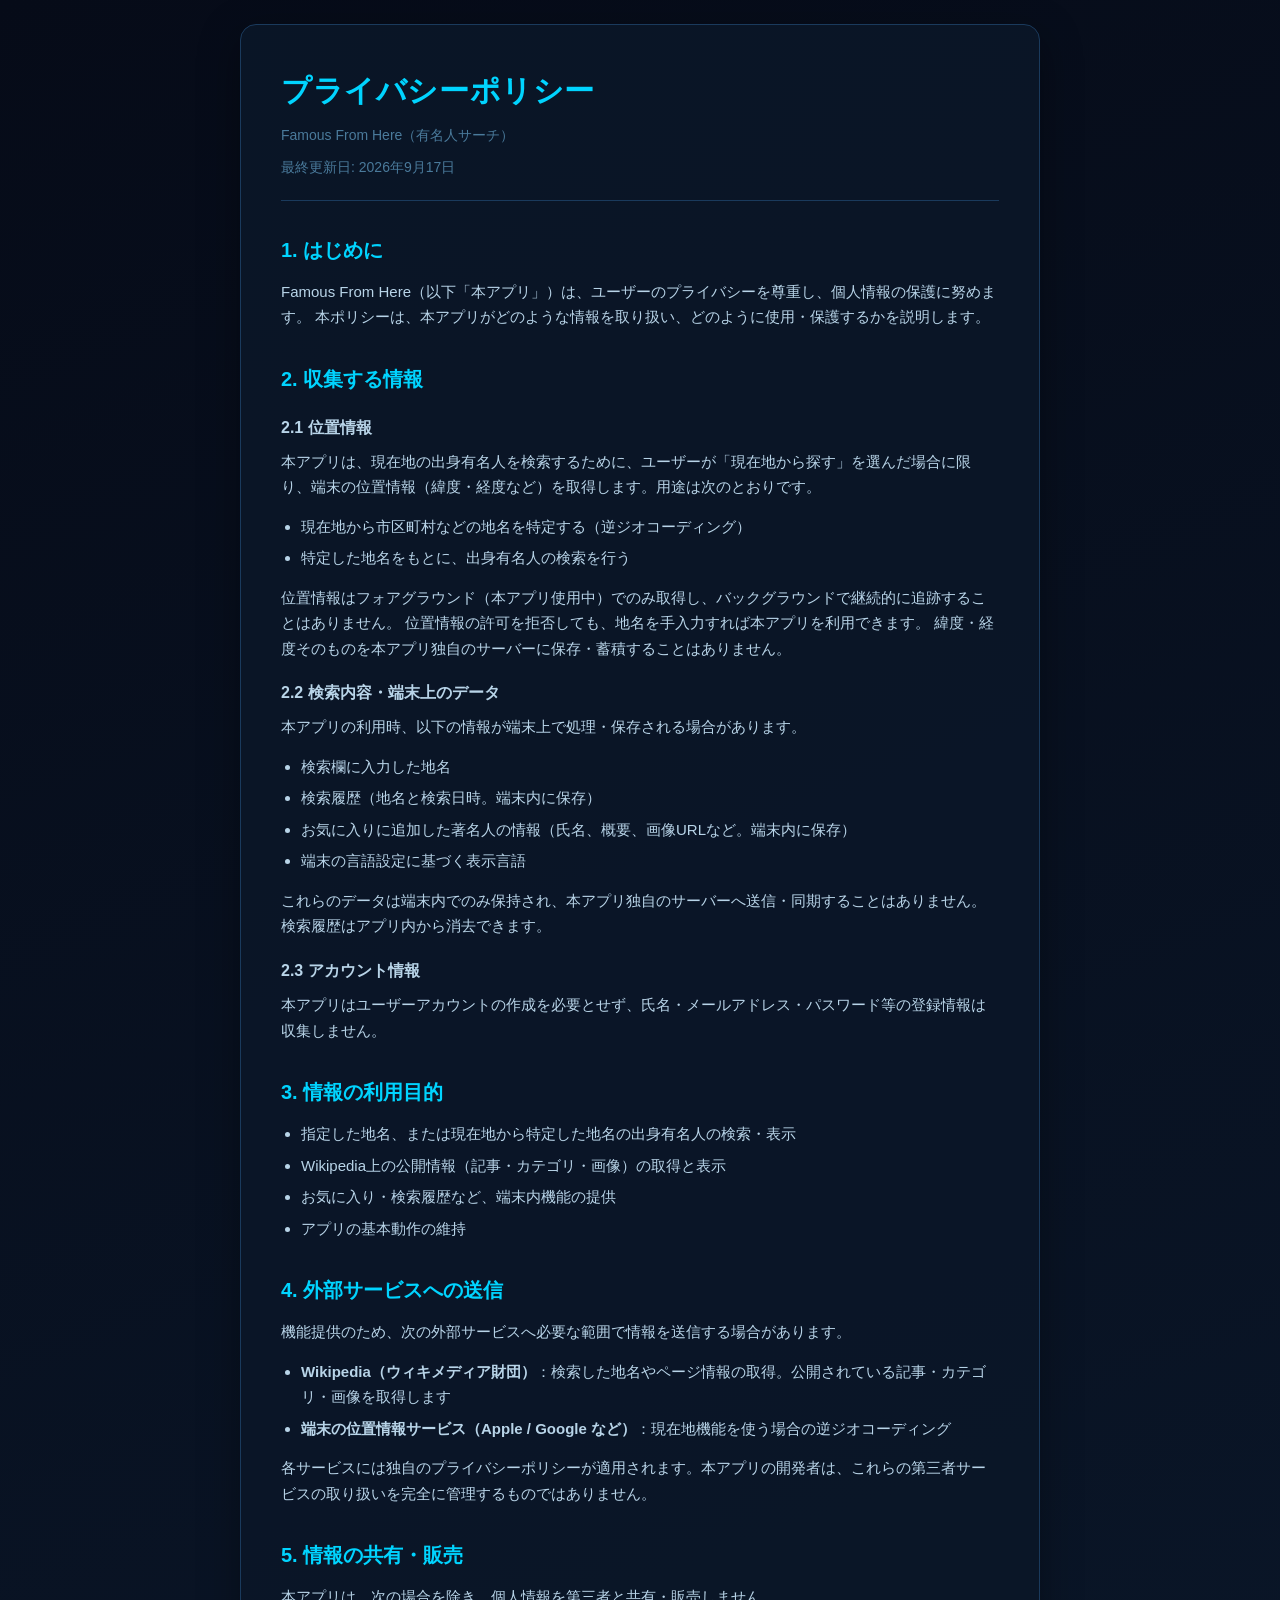
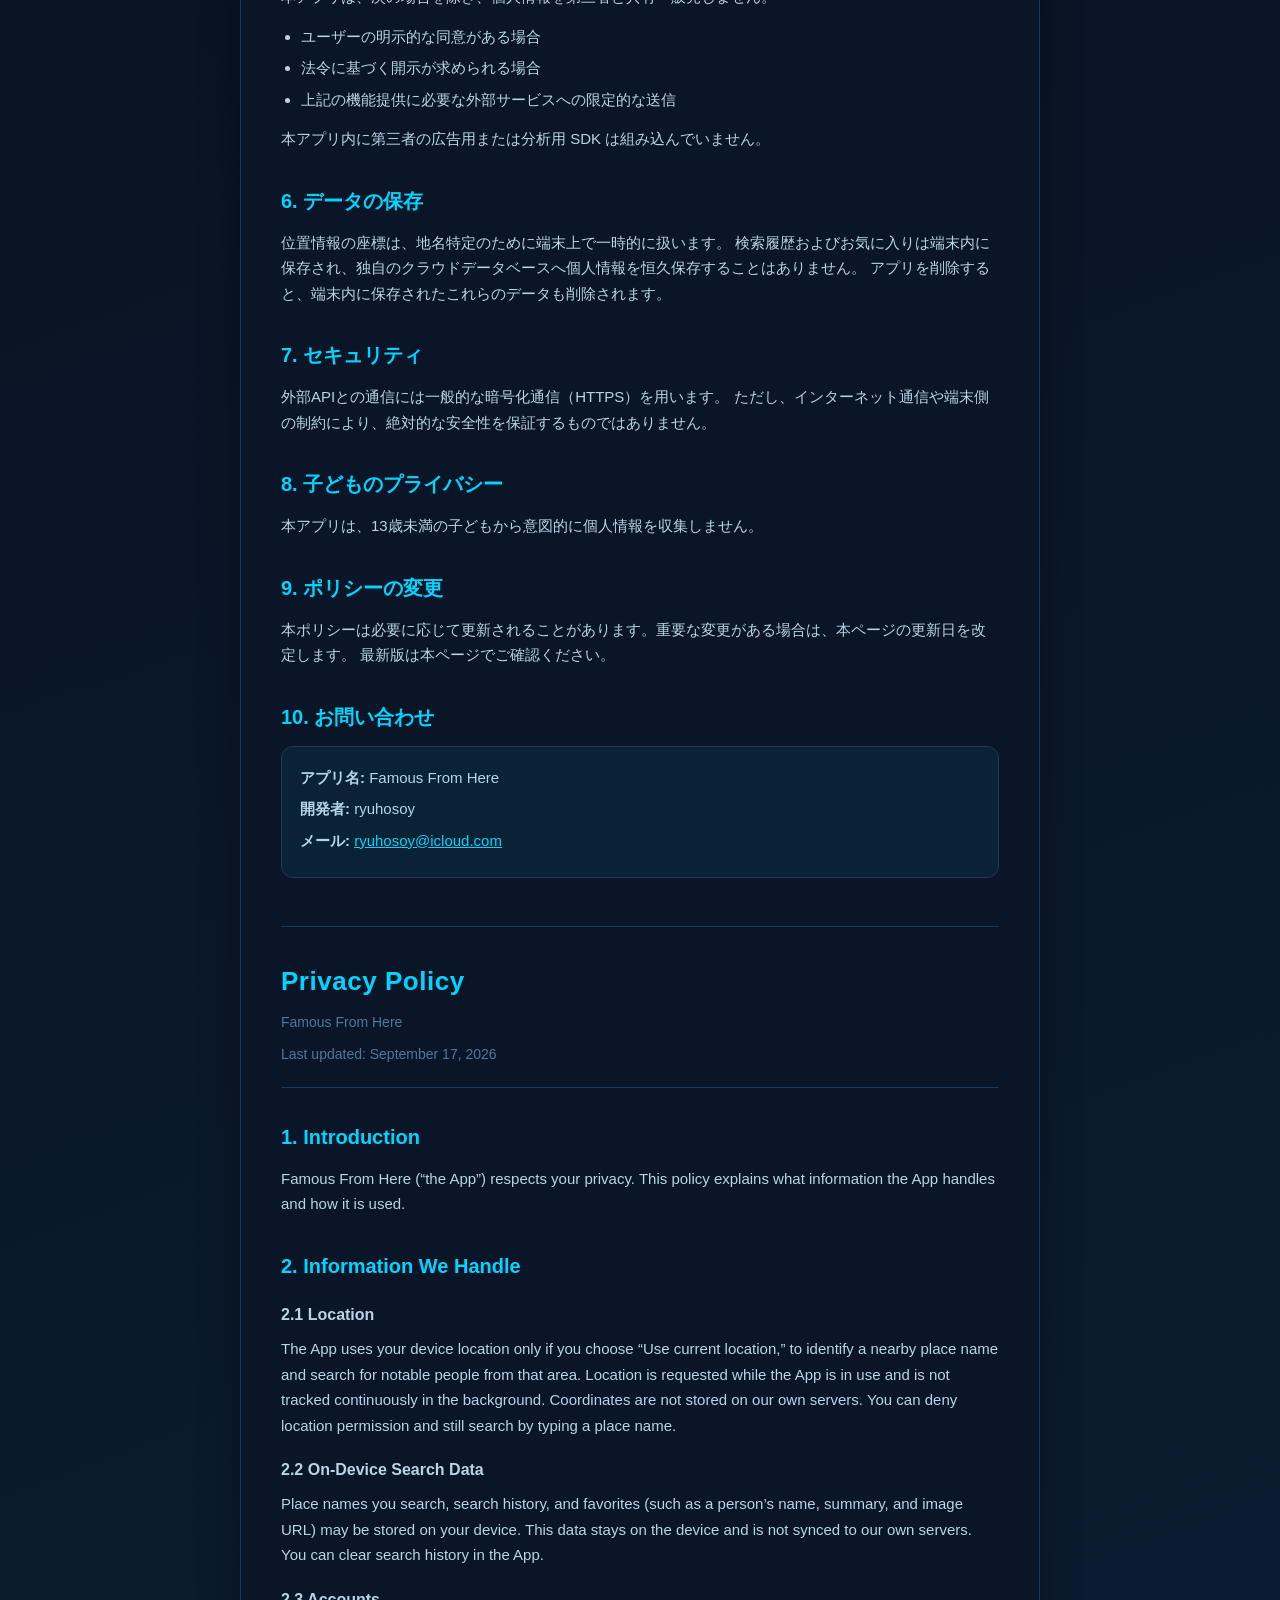
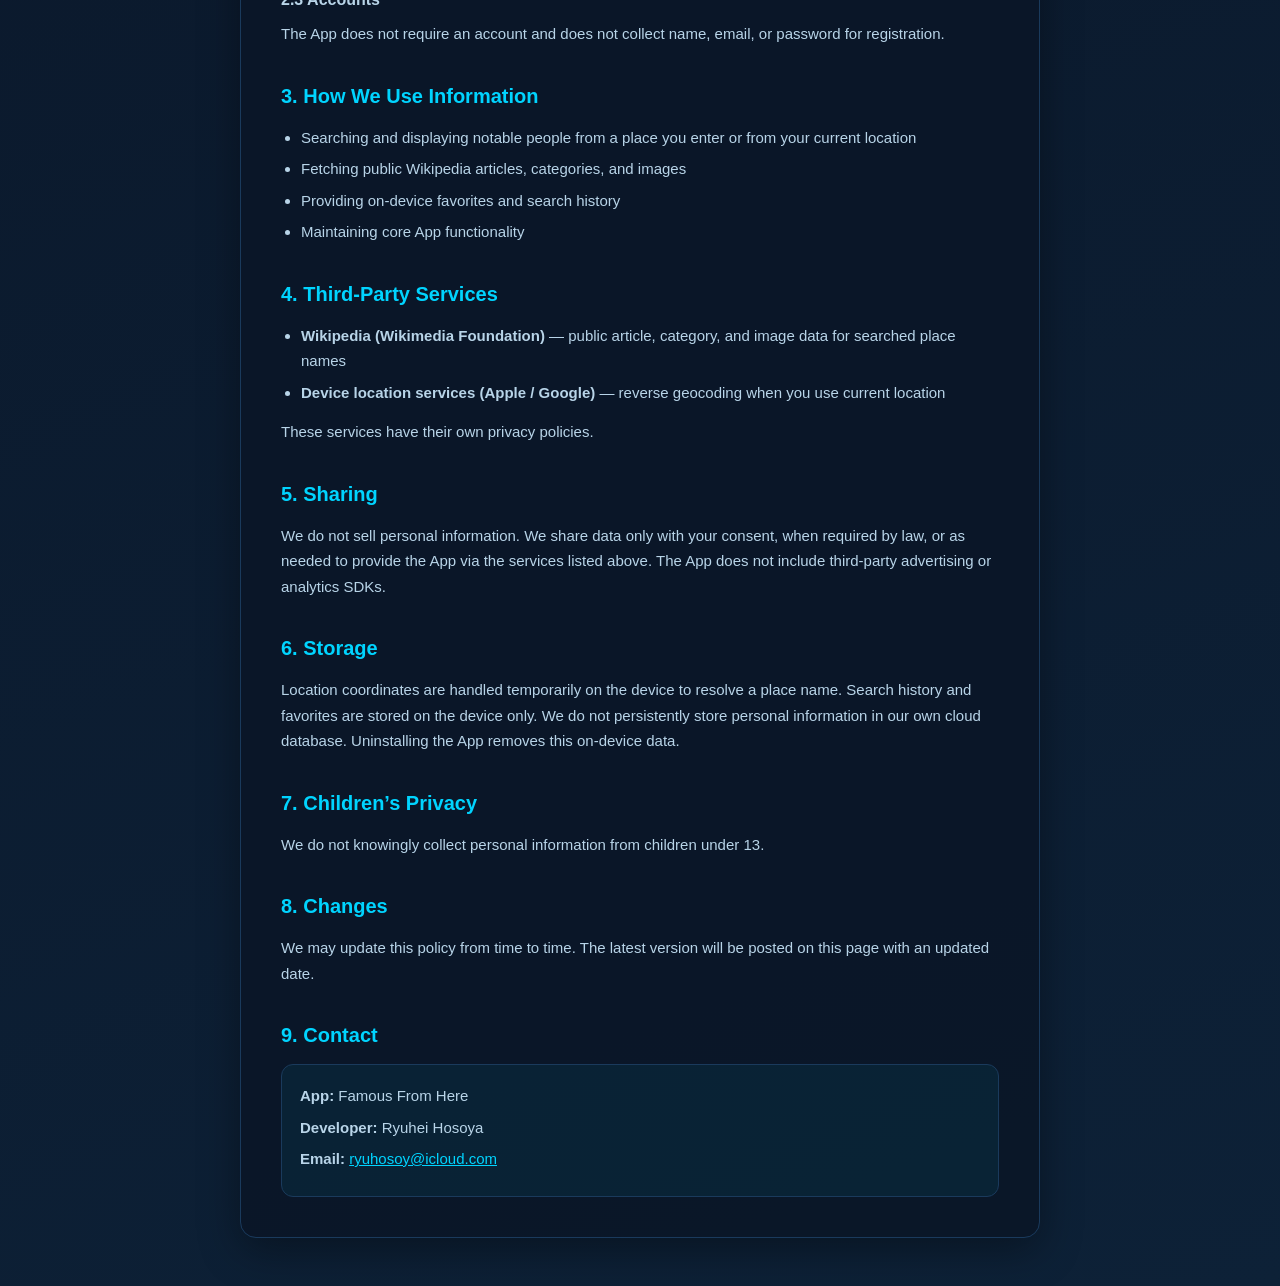
<file: index.html>
<!DOCTYPE html>
<html lang="ja">
<head>
  <meta charset="UTF-8">
  <meta name="viewport" content="width=device-width, initial-scale=1.0">
  <title>プライバシーポリシー - Famous From Here</title>
  <style>
    * {
      margin: 0;
      padding: 0;
      box-sizing: border-box;
    }

    body {
      font-family: -apple-system, BlinkMacSystemFont, 'Segoe UI', 'Roboto', 'Helvetica Neue', sans-serif;
      line-height: 1.7;
      color: #e8f4f8;
      background: linear-gradient(160deg, #060b18 0%, #0a1628 45%, #0d2137 100%);
      min-height: 100vh;
      padding: 24px 16px 48px;
    }

    .container {
      max-width: 800px;
      margin: 0 auto;
      background: rgba(10, 22, 40, 0.92);
      border: 1px solid #1a3a5c;
      border-radius: 16px;
      padding: 40px;
      box-shadow: 0 12px 40px rgba(0, 0, 0, 0.35);
    }

    h1 {
      color: #00d4ff;
      font-size: 30px;
      font-weight: 700;
      margin-bottom: 8px;
      letter-spacing: 0.02em;
    }

    .app-name {
      color: #4a7a9b;
      font-size: 14px;
      margin-bottom: 8px;
    }

    .last-updated {
      color: #4a7a9b;
      font-size: 14px;
      margin-bottom: 28px;
      padding-bottom: 20px;
      border-bottom: 1px solid #1a3a5c;
    }

    h2 {
      color: #00d4ff;
      font-size: 20px;
      margin-top: 32px;
      margin-bottom: 12px;
      font-weight: 600;
    }

    h3 {
      color: #b8d4e8;
      font-size: 16px;
      margin-top: 18px;
      margin-bottom: 8px;
      font-weight: 600;
    }

    p {
      margin-bottom: 14px;
      color: #b8d4e8;
      font-size: 15px;
    }

    ul {
      margin: 0 0 14px 1.25em;
    }

    li {
      margin-bottom: 6px;
      color: #b8d4e8;
      font-size: 15px;
    }

    a {
      color: #00d4ff;
    }

    .contact-info {
      background: rgba(0, 212, 255, 0.06);
      border: 1px solid #1a3a5c;
      padding: 18px;
      border-radius: 12px;
      margin-top: 12px;
    }

    .contact-info p {
      margin-bottom: 6px;
    }

    .en {
      margin-top: 48px;
      padding-top: 32px;
      border-top: 1px solid #1a3a5c;
    }

    .en h1 {
      font-size: 26px;
    }

    @media (max-width: 768px) {
      .container {
        padding: 24px 18px;
      }

      h1 {
        font-size: 24px;
      }

      h2 {
        font-size: 18px;
      }
    }
  </style>
</head>
<body>
  <div class="container">
    <h1>プライバシーポリシー</h1>
    <p class="app-name">Famous From Here（有名人サーチ）</p>
    <p class="last-updated">最終更新日: 2026年9月17日</p>

    <h2>1. はじめに</h2>
    <p>
      Famous From Here（以下「本アプリ」）は、ユーザーのプライバシーを尊重し、個人情報の保護に努めます。
      本ポリシーは、本アプリがどのような情報を取り扱い、どのように使用・保護するかを説明します。
    </p>

    <h2>2. 収集する情報</h2>

    <h3>2.1 位置情報</h3>
    <p>本アプリは、現在地の出身有名人を検索するために、ユーザーが「現在地から探す」を選んだ場合に限り、端末の位置情報（緯度・経度など）を取得します。用途は次のとおりです。</p>
    <ul>
      <li>現在地から市区町村などの地名を特定する（逆ジオコーディング）</li>
      <li>特定した地名をもとに、出身有名人の検索を行う</li>
    </ul>
    <p>
      位置情報はフォアグラウンド（本アプリ使用中）でのみ取得し、バックグラウンドで継続的に追跡することはありません。
      位置情報の許可を拒否しても、地名を手入力すれば本アプリを利用できます。
      緯度・経度そのものを本アプリ独自のサーバーに保存・蓄積することはありません。
    </p>

    <h3>2.2 検索内容・端末上のデータ</h3>
    <p>本アプリの利用時、以下の情報が端末上で処理・保存される場合があります。</p>
    <ul>
      <li>検索欄に入力した地名</li>
      <li>検索履歴（地名と検索日時。端末内に保存）</li>
      <li>お気に入りに追加した著名人の情報（氏名、概要、画像URLなど。端末内に保存）</li>
      <li>端末の言語設定に基づく表示言語</li>
    </ul>
    <p>これらのデータは端末内でのみ保持され、本アプリ独自のサーバーへ送信・同期することはありません。検索履歴はアプリ内から消去できます。</p>

    <h3>2.3 アカウント情報</h3>
    <p>本アプリはユーザーアカウントの作成を必要とせず、氏名・メールアドレス・パスワード等の登録情報は収集しません。</p>

    <h2>3. 情報の利用目的</h2>
    <ul>
      <li>指定した地名、または現在地から特定した地名の出身有名人の検索・表示</li>
      <li>Wikipedia上の公開情報（記事・カテゴリ・画像）の取得と表示</li>
      <li>お気に入り・検索履歴など、端末内機能の提供</li>
      <li>アプリの基本動作の維持</li>
    </ul>

    <h2>4. 外部サービスへの送信</h2>
    <p>機能提供のため、次の外部サービスへ必要な範囲で情報を送信する場合があります。</p>
    <ul>
      <li><strong>Wikipedia（ウィキメディア財団）</strong>：検索した地名やページ情報の取得。公開されている記事・カテゴリ・画像を取得します</li>
      <li><strong>端末の位置情報サービス（Apple / Google など）</strong>：現在地機能を使う場合の逆ジオコーディング</li>
    </ul>
    <p>各サービスには独自のプライバシーポリシーが適用されます。本アプリの開発者は、これらの第三者サービスの取り扱いを完全に管理するものではありません。</p>

    <h2>5. 情報の共有・販売</h2>
    <p>本アプリは、次の場合を除き、個人情報を第三者と共有・販売しません。</p>
    <ul>
      <li>ユーザーの明示的な同意がある場合</li>
      <li>法令に基づく開示が求められる場合</li>
      <li>上記の機能提供に必要な外部サービスへの限定的な送信</li>
    </ul>
    <p>本アプリ内に第三者の広告用または分析用 SDK は組み込んでいません。</p>

    <h2>6. データの保存</h2>
    <p>
      位置情報の座標は、地名特定のために端末上で一時的に扱います。
      検索履歴およびお気に入りは端末内に保存され、独自のクラウドデータベースへ個人情報を恒久保存することはありません。
      アプリを削除すると、端末内に保存されたこれらのデータも削除されます。
    </p>

    <h2>7. セキュリティ</h2>
    <p>
      外部APIとの通信には一般的な暗号化通信（HTTPS）を用います。
      ただし、インターネット通信や端末側の制約により、絶対的な安全性を保証するものではありません。
    </p>

    <h2>8. 子どものプライバシー</h2>
    <p>本アプリは、13歳未満の子どもから意図的に個人情報を収集しません。</p>

    <h2>9. ポリシーの変更</h2>
    <p>
      本ポリシーは必要に応じて更新されることがあります。重要な変更がある場合は、本ページの更新日を改定します。
      最新版は本ページでご確認ください。
    </p>

    <h2>10. お問い合わせ</h2>
    <div class="contact-info">
      <p><strong>アプリ名:</strong> Famous From Here</p>
      <p><strong>開発者:</strong> ryuhosoy</p>
      <p><strong>メール:</strong> <a href="mailto:ryuhosoy@icloud.com">ryuhosoy@icloud.com</a></p>
    </div>

    <div class="en">
      <h1>Privacy Policy</h1>
      <p class="app-name">Famous From Here</p>
      <p class="last-updated">Last updated: September 17, 2026</p>

      <h2>1. Introduction</h2>
      <p>
        Famous From Here (“the App”) respects your privacy. This policy explains what information the App handles and how it is used.
      </p>

      <h2>2. Information We Handle</h2>
      <h3>2.1 Location</h3>
      <p>
        The App uses your device location only if you choose “Use current location,” to identify a nearby place name and search for notable people from that area.
        Location is requested while the App is in use and is not tracked continuously in the background. Coordinates are not stored on our own servers. You can deny location permission and still search by typing a place name.
      </p>

      <h3>2.2 On-Device Search Data</h3>
      <p>
        Place names you search, search history, and favorites (such as a person’s name, summary, and image URL) may be stored on your device. This data stays on the device and is not synced to our own servers. You can clear search history in the App.
      </p>

      <h3>2.3 Accounts</h3>
      <p>The App does not require an account and does not collect name, email, or password for registration.</p>

      <h2>3. How We Use Information</h2>
      <ul>
        <li>Searching and displaying notable people from a place you enter or from your current location</li>
        <li>Fetching public Wikipedia articles, categories, and images</li>
        <li>Providing on-device favorites and search history</li>
        <li>Maintaining core App functionality</li>
      </ul>

      <h2>4. Third-Party Services</h2>
      <ul>
        <li><strong>Wikipedia (Wikimedia Foundation)</strong> — public article, category, and image data for searched place names</li>
        <li><strong>Device location services (Apple / Google)</strong> — reverse geocoding when you use current location</li>
      </ul>
      <p>These services have their own privacy policies.</p>

      <h2>5. Sharing</h2>
      <p>
        We do not sell personal information. We share data only with your consent, when required by law, or as needed to provide the App via the services listed above.
        The App does not include third-party advertising or analytics SDKs.
      </p>

      <h2>6. Storage</h2>
      <p>
        Location coordinates are handled temporarily on the device to resolve a place name. Search history and favorites are stored on the device only. We do not persistently store personal information in our own cloud database. Uninstalling the App removes this on-device data.
      </p>

      <h2>7. Children’s Privacy</h2>
      <p>We do not knowingly collect personal information from children under 13.</p>

      <h2>8. Changes</h2>
      <p>We may update this policy from time to time. The latest version will be posted on this page with an updated date.</p>

      <h2>9. Contact</h2>
      <div class="contact-info">
        <p><strong>App:</strong> Famous From Here</p>
        <p><strong>Developer:</strong> Ryuhei Hosoya</p>
        <p><strong>Email:</strong> <a href="mailto:ryuhosoy@icloud.com">ryuhosoy@icloud.com</a></p>
      </div>
    </div>
  </div>
</body>
</html>
</file>
